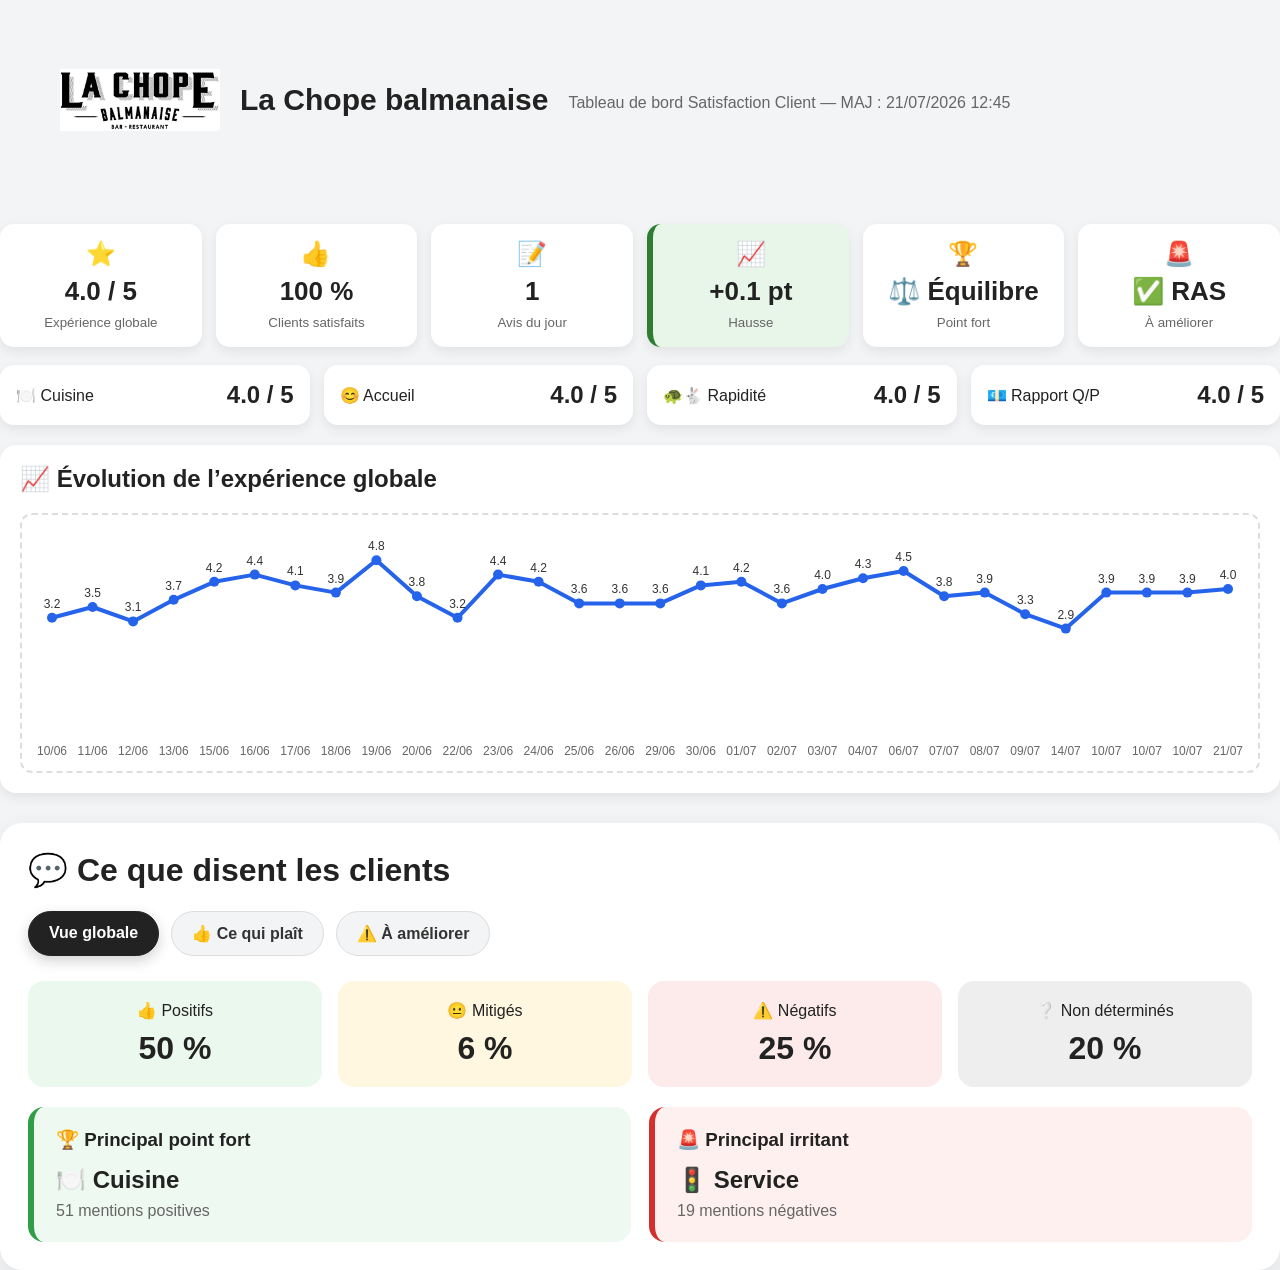
<file: dashboard.html>
<!DOCTYPE html>
<html lang="fr">
<head>
  <meta charset="UTF-8">
  <meta name="viewport" content="width=device-width, initial-scale=1.0">
  <title>Tableau de Bord</title>
  <link rel="stylesheet" href="dashboard.css">
</head>
<body>

<div class="dashboard">

  <header>
    <img id="logo" alt="Logo" class="logo">
      <h1 id="commerceNom">La Chope balmanaise</h1>
      <p id="commerceSlogan">Tableau de bord expérience client</p>
    </div>
  </header>

  <section class="kpi-grid">
    <div class="card"><span>⭐</span><strong id="note">--</strong><small>Expérience globale</small></div>
    <div class="card"><span>👍</span><strong id="satisfaction">--</strong><small>Clients satisfaits</small></div>
    <div class="card"><span>📝</span><strong id="avis">--</strong><small>Avis du jour</small></div>
    <div class="card"><span id="trendIcon">➖</span><strong id="tendance">--</strong><small id="trendText">Stable</small></div>
    <div class="card"><span>🏆</span><strong id="pointFort">--</strong><small>Point fort</small></div>
    <div class="card"><span>🚨</span><strong id="ameliorer">--</strong><small>À améliorer</small></div>
  </section>

  <section class="criteria">
    <div><span>🍽️ Cuisine</span><strong id="cuisine">--</strong></div>
    <div><span>😊 Accueil</span><strong id="accueil">--</strong></div>
    <div><span>🐢🐇 Rapidité</span><strong id="rapidite">--</strong></div>
    <div><span>💶 Rapport Q/P</span><strong id="prix">--</strong></div>
  </section>

    <section class="graph">
    <h2>📈 Évolution de l’expérience globale</h2>
    <div id="graphPlaceholder">Graphique à connecter</div>
  </section>


  <!-- ===================================== -->
  <!-- CE QUE DISENT LES CLIENTS             -->
  <!-- ===================================== -->

  <section class="commentaires-section">

    <h2>💬 Ce que disent les clients</h2>

    <div class="commentaires-filtres">

      <button
        type="button"
        class="filtre-commentaire actif"
        data-vue="globale">
        Vue globale
      </button>

      <button
        type="button"
        class="filtre-commentaire"
        data-vue="positif">
        👍 Ce qui plaît
      </button>

      <button
        type="button"
        class="filtre-commentaire"
        data-vue="negatif">
        ⚠️ À améliorer
      </button>

    </div>


    <!-- VUE GLOBALE -->

    <div
      id="vueGlobale"
      class="vue-commentaires active">

      <div class="sentiments-grid">

        <div class="sentiment-card positif">
          <span>👍 Positifs</span>
          <strong id="pourcentagePositif">-- %</strong>
        </div>

        <div class="sentiment-card mitige">
          <span>😐 Mitigés</span>
          <strong id="pourcentageMitige">-- %</strong>
        </div>

        <div class="sentiment-card negatif">
          <span>⚠️ Négatifs</span>
          <strong id="pourcentageNegatif">-- %</strong>
        </div>

        <div class="sentiment-card indetermine">
          <span>❔ Non déterminés</span>
          <strong id="pourcentageNonDetermine">-- %</strong>
        </div>

      </div>

      <div class="synthese-grid">

        <article class="synthese-card point-fort">
          <h3>🏆 Principal point fort</h3>
          <strong id="commentairePointFort">--</strong>
          <p id="commentairePointFortMentions">
            -- mentions positives
          </p>
        </article>

        <article class="synthese-card irritant">
          <h3>🚨 Principal irritant</h3>
          <strong id="commentaireIrritant">--</strong>
          <p id="commentaireIrritantMentions">
            -- mentions négatives
          </p>
        </article>

      </div>

    </div>


    <!-- VUE POSITIVE -->

    <div
      id="vuePositive"
      class="vue-commentaires">

      <article class="liste-termes-card positif">

        <h3>👍 Termes positifs les plus fréquents</h3>

        <div
          id="listeTermesPositifs"
          class="liste-termes">
        </div>

      </article>

    </div>


    <!-- VUE À AMÉLIORER -->

    <div
      id="vueNegative"
      class="vue-commentaires">

      <article class="liste-termes-card negatif">

        <h3>⚠️ Termes négatifs les plus fréquents</h3>

        <div
          id="listeTermesNegatifs"
          class="liste-termes">
        </div>

      </article>

    </div>

  </section>

</div>

<script src="dashboard.js"></script>
</body>
</html>
</file>
<file: dashboard.css>
* {
  box-sizing: border-box;
}

body {
  margin: 0;
  font-family: Arial, Helvetica, sans-serif;
  background: #f3f4f6;
  color: #222;
}

.dashboard {
  max-width: 1200px;
  margin: 0 auto;
  padding: 20px;
}

header {
  display: flex;
  align-items: center;
  gap: 20px;
  margin-bottom: 24px;
}

.logo {
  width: 160px;
  height: 160px;
  object-fit: contain;
}

header h1 {
  margin: 0;
  font-size: 30px;
}

header p {
  margin: 6px 0 0;
  color: #666;
}

.kpi-grid {
  display: grid;
  grid-template-columns: repeat(6, 1fr);
  gap: 14px;
  margin-bottom: 18px;
}

.card {
  background: white;
  border-radius: 14px;
  padding: 16px;
  text-align: center;
  box-shadow: 0 4px 12px rgba(0,0,0,0.08);
}

.card span {
  display: block;
  font-size: 24px;
  margin-bottom: 8px;
}

.card strong {
  display: block;
  font-size: 26px;
  margin-bottom: 6px;
}

.card small {
  color: #666;
}

.criteria {
  display: grid;
  grid-template-columns: repeat(4, 1fr);
  gap: 14px;
  margin-bottom: 20px;
}

.criteria div {
  background: white;
  border-radius: 14px;
  padding: 16px;
  display: flex;
  justify-content: space-between;
  align-items: center;
  box-shadow: 0 4px 12px rgba(0,0,0,0.08);
}

.criteria strong {
  font-size: 24px;
}

.graph {
  background: white;
  border-radius: 16px;
  padding: 20px;
  box-shadow: 0 4px 12px rgba(0,0,0,0.08);
}

.graph h2 {
  margin-top: 0;
}

#graphPlaceholder {
  height: 260px;
  border: 2px dashed #ddd;
  border-radius: 12px;
  display: flex;
  align-items: center;
  justify-content: center;
  color: #888;
}

/* Mobile */
@media (max-width: 900px) {
  .kpi-grid {
    grid-template-columns: repeat(2, 1fr);
  }

  .criteria {
    grid-template-columns: 1fr;
  }

  header {
    flex-direction: column;
    text-align: center;
  }
}
.trend-up{
    background:#e8f5e9;
    border-left:6px solid #2e7d32;
}

.trend-down{
    background:#ffebee;
    border-left:6px solid #c62828;
}

.trend-stable{
    background:#f5f5f5;
    border-left:6px solid #757575;
}

/* ===================================== */
/* CE QUE DISENT LES CLIENTS             */
/* ===================================== */

.commentaires-section {
  margin-top: 30px;
  padding: 28px;
  background: #ffffff;
  border-radius: 22px;
  box-shadow: 0 8px 24px rgba(0, 0, 0, 0.08);
}

.commentaires-section h2 {
  margin: 0 0 22px;
  font-size: 2rem;
}


/* BOUTONS DE FILTRE */

.commentaires-filtres {
  display: flex;
  flex-wrap: wrap;
  gap: 12px;
  margin-bottom: 25px;
}

.filtre-commentaire {
  padding: 12px 20px;
  border: 1px solid #dddddd;
  border-radius: 999px;
  background: #f3f4f6;
  color: #333333;
  font-size: 1rem;
  font-weight: 700;
  cursor: pointer;
  transition:
    transform 0.2s,
    background 0.2s,
    box-shadow 0.2s;
}

.filtre-commentaire:hover {
  transform: translateY(-2px);
}

.filtre-commentaire.actif {
  background: #222222;
  color: #ffffff;
  border-color: #222222;
  box-shadow: 0 5px 14px rgba(0, 0, 0, 0.18);
}


/* AFFICHAGE DES VUES */

.vue-commentaires {
  display: none;
}

.vue-commentaires.active {
  display: block;
}


/* RÉPARTITION DES COMMENTAIRES */

.sentiments-grid {
  display: grid;
  grid-template-columns:
    repeat(4, minmax(150px, 1fr));
  gap: 16px;
}

.sentiment-card {
  padding: 20px;
  border-radius: 16px;
  text-align: center;
}

.sentiment-card span {
  display: block;
  margin-bottom: 10px;
  font-size: 1rem;
}

.sentiment-card strong {
  display: block;
  font-size: 2rem;
}

.sentiment-card.positif {
  background: #eaf8ee;
}

.sentiment-card.mitige {
  background: #fff7df;
}

.sentiment-card.negatif {
  background: #fdeaea;
}

.sentiment-card.indetermine {
  background: #eeeeee;
}


/* POINT FORT ET IRRITANT */

.synthese-grid {
  display: grid;
  grid-template-columns:
    repeat(2, minmax(250px, 1fr));
  gap: 18px;
  margin-top: 20px;
}

.synthese-card {
  padding: 22px;
  border-radius: 16px;
  border-left: 6px solid;
}

.synthese-card h3 {
  margin: 0 0 15px;
}

.synthese-card strong {
  display: block;
  font-size: 1.5rem;
}

.synthese-card p {
  margin: 8px 0 0;
  color: #666666;
}

.synthese-card.point-fort {
  background: #eef9f1;
  border-left-color: #2f9e44;
}

.synthese-card.irritant {
  background: #fff0f0;
  border-left-color: #d32f2f;
}


/* LISTES DE TERMES */

.liste-termes-card {
  padding: 22px;
  border-radius: 16px;
}

.liste-termes-card.positif {
  background: #eef9f1;
}

.liste-termes-card.negatif {
  background: #fff0f0;
}

.liste-termes-card h3 {
  margin-top: 0;
}

.liste-termes {
  display: flex;
  flex-wrap: wrap;
  gap: 12px;
}

.terme-badge {
  display: inline-flex;
  align-items: center;
  gap: 8px;
  padding: 10px 15px;
  background: #ffffff;
  border-radius: 999px;
  box-shadow: 0 3px 10px rgba(0, 0, 0, 0.08);
}

.terme-badge strong {
  font-size: 1rem;
}

.terme-badge span {
  color: #666666;
  font-size: 0.9rem;
}


/* TABLETTES ET TÉLÉPHONES */

@media (max-width: 850px) {

  .sentiments-grid {
    grid-template-columns:
      repeat(2, minmax(130px, 1fr));
  }

  .synthese-grid {
    grid-template-columns: 1fr;
  }
}


@media (max-width: 520px) {

  .commentaires-section {
    padding: 18px;
  }

  .commentaires-section h2 {
    font-size: 1.55rem;
  }

  .commentaires-filtres {
    flex-direction: column;
  }

  .filtre-commentaire {
    width: 100%;
  }

  .sentiments-grid {
    grid-template-columns: 1fr;
  }
}/* ===================================== */
/* CE QUE DISENT LES CLIENTS             */
/* ===================================== */

.commentaires-section {
  margin-top: 30px;
  padding: 28px;
  background: #ffffff;
  border-radius: 22px;
  box-shadow: 0 8px 24px rgba(0, 0, 0, 0.08);
}

.commentaires-section h2 {
  margin: 0 0 22px;
  font-size: 2rem;
}


/* BOUTONS DE FILTRE */

.commentaires-filtres {
  display: flex;
  flex-wrap: wrap;
  gap: 12px;
  margin-bottom: 25px;
}

.filtre-commentaire {
  padding: 12px 20px;
  border: 1px solid #dddddd;
  border-radius: 999px;
  background: #f3f4f6;
  color: #333333;
  font-size: 1rem;
  font-weight: 700;
  cursor: pointer;
  transition:
    transform 0.2s,
    background 0.2s,
    box-shadow 0.2s;
}

.filtre-commentaire:hover {
  transform: translateY(-2px);
}

.filtre-commentaire.actif {
  background: #222222;
  color: #ffffff;
  border-color: #222222;
  box-shadow: 0 5px 14px rgba(0, 0, 0, 0.18);
}


/* AFFICHAGE DES VUES */

.vue-commentaires {
  display: none;
}

.vue-commentaires.active {
  display: block;
}


/* RÉPARTITION DES COMMENTAIRES */

.sentiments-grid {
  display: grid;
  grid-template-columns:
    repeat(4, minmax(150px, 1fr));
  gap: 16px;
}

.sentiment-card {
  padding: 20px;
  border-radius: 16px;
  text-align: center;
}

.sentiment-card span {
  display: block;
  margin-bottom: 10px;
  font-size: 1rem;
}

.sentiment-card strong {
  display: block;
  font-size: 2rem;
}

.sentiment-card.positif {
  background: #eaf8ee;
}

.sentiment-card.mitige {
  background: #fff7df;
}

.sentiment-card.negatif {
  background: #fdeaea;
}

.sentiment-card.indetermine {
  background: #eeeeee;
}


/* POINT FORT ET IRRITANT */

.synthese-grid {
  display: grid;
  grid-template-columns:
    repeat(2, minmax(250px, 1fr));
  gap: 18px;
  margin-top: 20px;
}

.synthese-card {
  padding: 22px;
  border-radius: 16px;
  border-left: 6px solid;
}

.synthese-card h3 {
  margin: 0 0 15px;
}

.synthese-card strong {
  display: block;
  font-size: 1.5rem;
}

.synthese-card p {
  margin: 8px 0 0;
  color: #666666;
}

.synthese-card.point-fort {
  background: #eef9f1;
  border-left-color: #2f9e44;
}

.synthese-card.irritant {
  background: #fff0f0;
  border-left-color: #d32f2f;
}


/* LISTES DE TERMES */

.liste-termes-card {
  padding: 22px;
  border-radius: 16px;
}

.liste-termes-card.positif {
  background: #eef9f1;
}

.liste-termes-card.negatif {
  background: #fff0f0;
}

.liste-termes-card h3 {
  margin-top: 0;
}

.liste-termes {
  display: flex;
  flex-wrap: wrap;
  gap: 12px;
}

.terme-badge {
  display: inline-flex;
  align-items: center;
  gap: 8px;
  padding: 10px 15px;
  background: #ffffff;
  border-radius: 999px;
  box-shadow: 0 3px 10px rgba(0, 0, 0, 0.08);
}

.terme-badge strong {
  font-size: 1rem;
}

.terme-badge span {
  color: #666666;
  font-size: 0.9rem;
}


/* TABLETTES ET TÉLÉPHONES */

@media (max-width: 850px) {

  .sentiments-grid {
    grid-template-columns:
      repeat(2, minmax(130px, 1fr));
  }

  .synthese-grid {
    grid-template-columns: 1fr;
  }
}


@media (max-width: 520px) {

  .commentaires-section {
    padding: 18px;
  }

  .commentaires-section h2 {
    font-size: 1.55rem;
  }

  .commentaires-filtres {
    flex-direction: column;
  }

  .filtre-commentaire {
    width: 100%;
  }

  .sentiments-grid {
    grid-template-columns: 1fr;
  }
}
</file>
